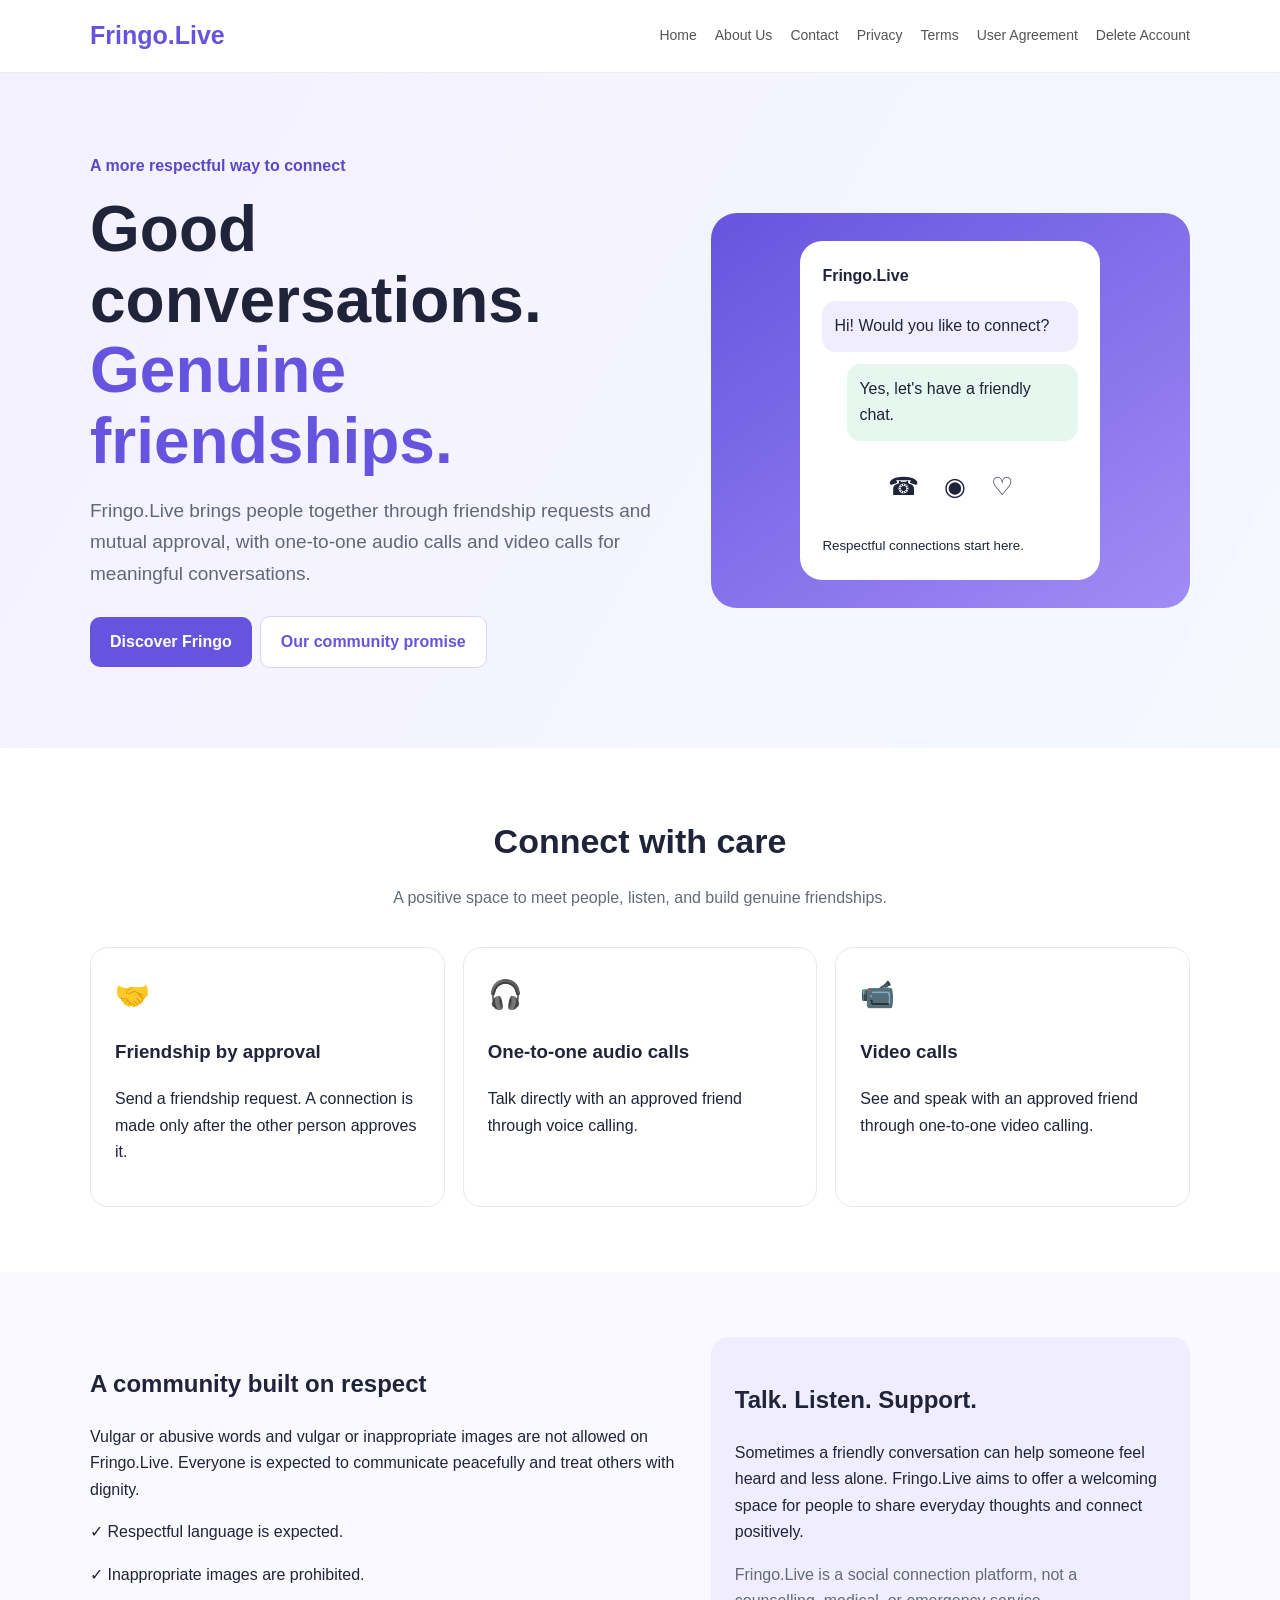
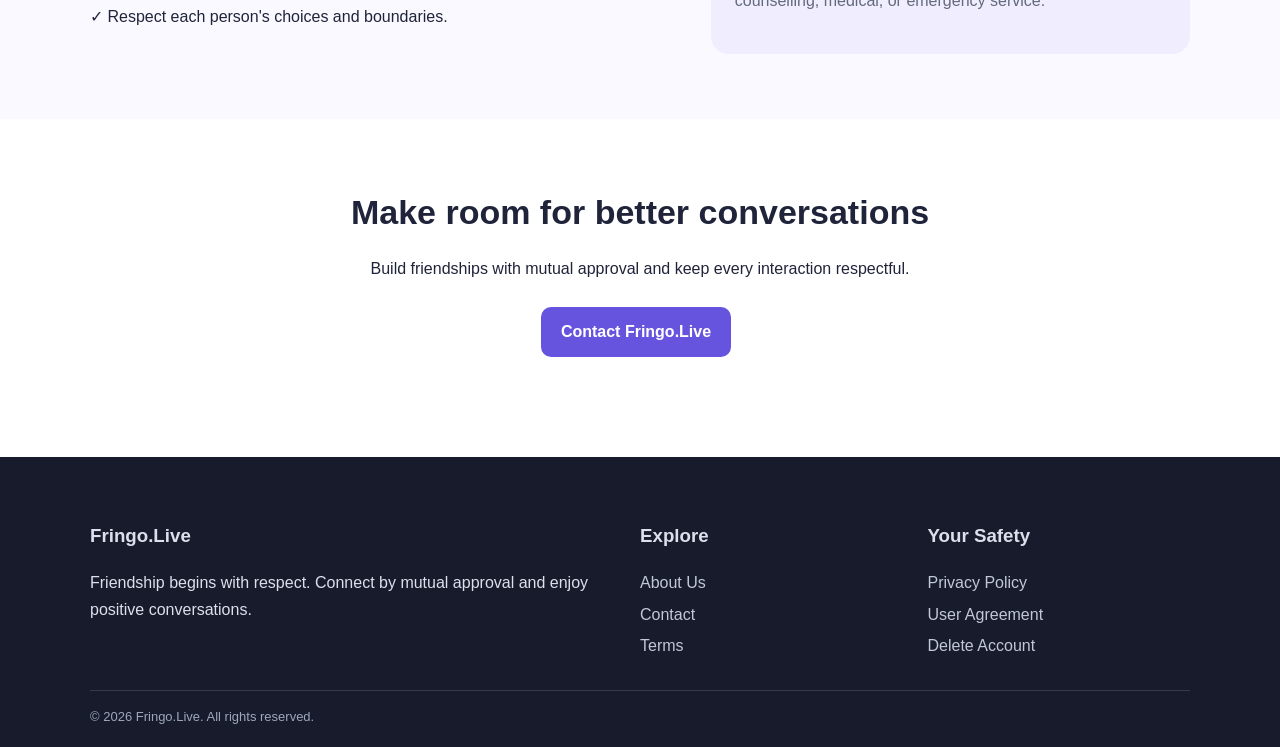
<file: index.html>
<!doctype html><html lang="en"><head><meta charset="utf-8"><meta name="viewport" content="width=device-width,initial-scale=1"><title>Friendship & Respectful Connections | Fringo.Live</title><meta name="description" content="Fringo.Live helps people build respectful friendships through mutual approval, one-to-one audio calls and video calls."><link rel="stylesheet" href="style.css"></head><body><header><div class="wrap nav"><a class="logo" href="index.html">Fringo.Live</a><nav><a href="index.html">Home</a><a href="about-us.html">About Us</a><a href="contact-us.html">Contact</a><a href="privacy-policy.html">Privacy</a><a href="terms-and-conditions.html">Terms</a><a href="user-agreement.html">User Agreement</a><a href="delete-account.html">Delete Account</a></nav></div></header><main><section class="hero"><div class="wrap hero-grid"><div><div class="eyebrow">A more respectful way to connect</div><h1>Good conversations.<br><span>Genuine friendships.</span></h1><p class="lead">Fringo.Live brings people together through friendship requests and mutual approval, with one-to-one audio calls and video calls for meaningful conversations.</p><a class="btn" href="about-us.html">Discover Fringo</a><a class="btn alt" href="user-agreement.html">Our community promise</a></div><div class="mock"><div class="phone"><b>Fringo.Live</b><div class="bubble">Hi! Would you like to connect?</div><div class="bubble r">Yes, let's have a friendly chat.</div><p style="text-align:center;font-size:25px">☎　◉　♡</p><small>Respectful connections start here.</small></div></div></div></section><section><div class="wrap"><div class="head"><h2>Connect with care</h2><p class="muted">A positive space to meet people, listen, and build genuine friendships.</p></div><div class="cards"><div class="card"><div class="ico">🤝</div><h3>Friendship by approval</h3><p>Send a friendship request. A connection is made only after the other person approves it.</p></div><div class="card"><div class="ico">🎧</div><h3>One-to-one audio calls</h3><p>Talk directly with an approved friend through voice calling.</p></div><div class="card"><div class="ico">📹</div><h3>Video calls</h3><p>See and speak with an approved friend through one-to-one video calling.</p></div></div></div></section><section class="soft"><div class="wrap two"><div><h2>A community built on respect</h2><p>Vulgar or abusive words and vulgar or inappropriate images are not allowed on Fringo.Live. Everyone is expected to communicate peacefully and treat others with dignity.</p><p>✓ Respectful language is expected.</p><p>✓ Inappropriate images are prohibited.</p><p>✓ Respect each person's choices and boundaries.</p></div><div class="panel"><h2>Talk. Listen. Support.</h2><p>Sometimes a friendly conversation can help someone feel heard and less alone. Fringo.Live aims to offer a welcoming space for people to share everyday thoughts and connect positively.</p><p class="muted">Fringo.Live is a social connection platform, not a counselling, medical, or emergency service.</p></div></div></section><section><div class="wrap head"><h2>Make room for better conversations</h2><p>Build friendships with mutual approval and keep every interaction respectful.</p><a class="btn" href="contact-us.html">Contact Fringo.Live</a></div></section></main><footer><div class="wrap"><div class="foot"><div><h3>Fringo.Live</h3><p>Friendship begins with respect. Connect by mutual approval and enjoy positive conversations.</p></div><div><h3>Explore</h3><a href="about-us.html">About Us</a><a href="contact-us.html">Contact</a><a href="terms-and-conditions.html">Terms</a></div><div><h3>Your Safety</h3><a href="privacy-policy.html">Privacy Policy</a><a href="user-agreement.html">User Agreement</a><a href="delete-account.html">Delete Account</a></div></div><div class="copy">© <span data-year></span> Fringo.Live. All rights reserved.</div></div></footer><script src="script.js"></script></body></html>
</file>
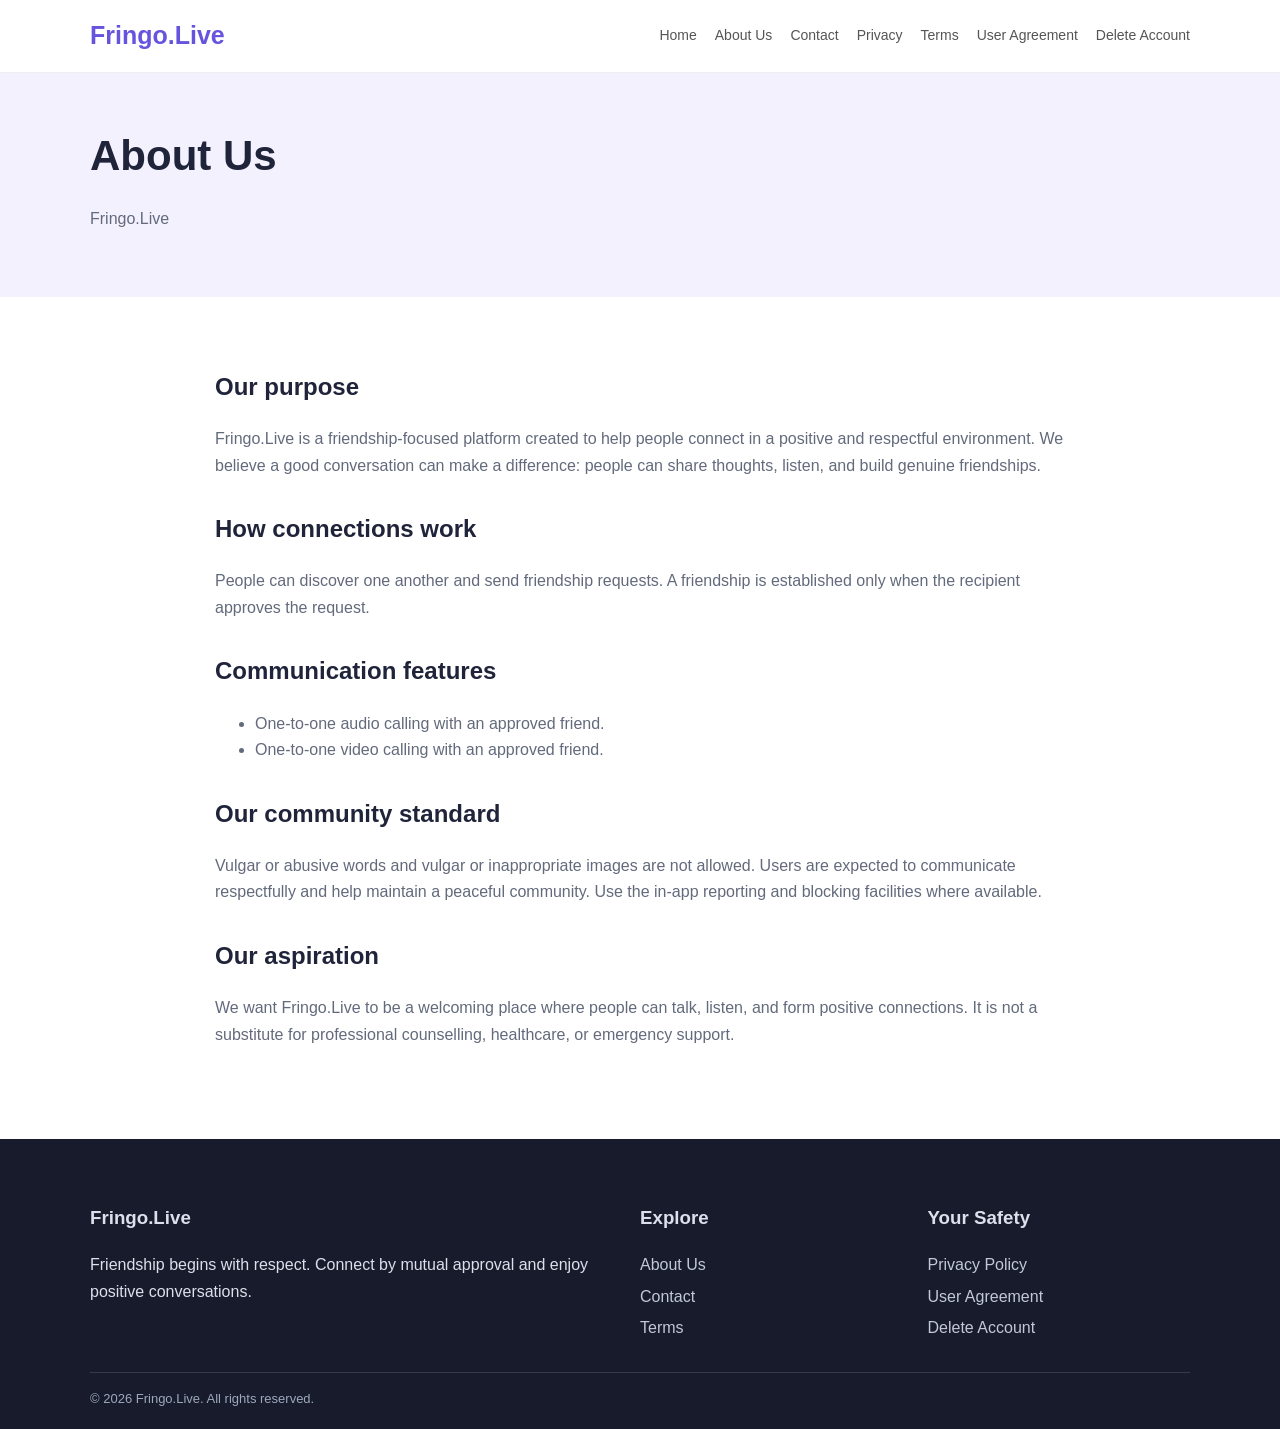
<file: about-us.html>
<!doctype html><html lang="en"><head><meta charset="utf-8"><meta name="viewport" content="width=device-width,initial-scale=1"><title>About Us | Fringo.Live</title><meta name="description" content="Fringo.Live helps people build respectful friendships through mutual approval, one-to-one audio calls and video calls."><link rel="stylesheet" href="style.css"></head><body><header><div class="wrap nav"><a class="logo" href="index.html">Fringo.Live</a><nav><a href="index.html">Home</a><a href="about-us.html">About Us</a><a href="contact-us.html">Contact</a><a href="privacy-policy.html">Privacy</a><a href="terms-and-conditions.html">Terms</a><a href="user-agreement.html">User Agreement</a><a href="delete-account.html">Delete Account</a></nav></div></header><section class="pagehero"><div class="wrap"><h1>About Us</h1><p class="muted">Fringo.Live</p></div></section><main class="wrap content"><h2>Our purpose</h2><p>Fringo.Live is a friendship-focused platform created to help people connect in a positive and respectful environment. We believe a good conversation can make a difference: people can share thoughts, listen, and build genuine friendships.</p><h2>How connections work</h2><p>People can discover one another and send friendship requests. A friendship is established only when the recipient approves the request.</p><h2>Communication features</h2><ul><li>One-to-one audio calling with an approved friend.</li><li>One-to-one video calling with an approved friend.</li></ul><h2>Our community standard</h2><p>Vulgar or abusive words and vulgar or inappropriate images are not allowed. Users are expected to communicate respectfully and help maintain a peaceful community. Use the in-app reporting and blocking facilities where available.</p><h2>Our aspiration</h2><p>We want Fringo.Live to be a welcoming place where people can talk, listen, and form positive connections. It is not a substitute for professional counselling, healthcare, or emergency support.</p></main><footer><div class="wrap"><div class="foot"><div><h3>Fringo.Live</h3><p>Friendship begins with respect. Connect by mutual approval and enjoy positive conversations.</p></div><div><h3>Explore</h3><a href="about-us.html">About Us</a><a href="contact-us.html">Contact</a><a href="terms-and-conditions.html">Terms</a></div><div><h3>Your Safety</h3><a href="privacy-policy.html">Privacy Policy</a><a href="user-agreement.html">User Agreement</a><a href="delete-account.html">Delete Account</a></div></div><div class="copy">© <span data-year></span> Fringo.Live. All rights reserved.</div></div></footer><script src="script.js"></script></body></html>
</file>
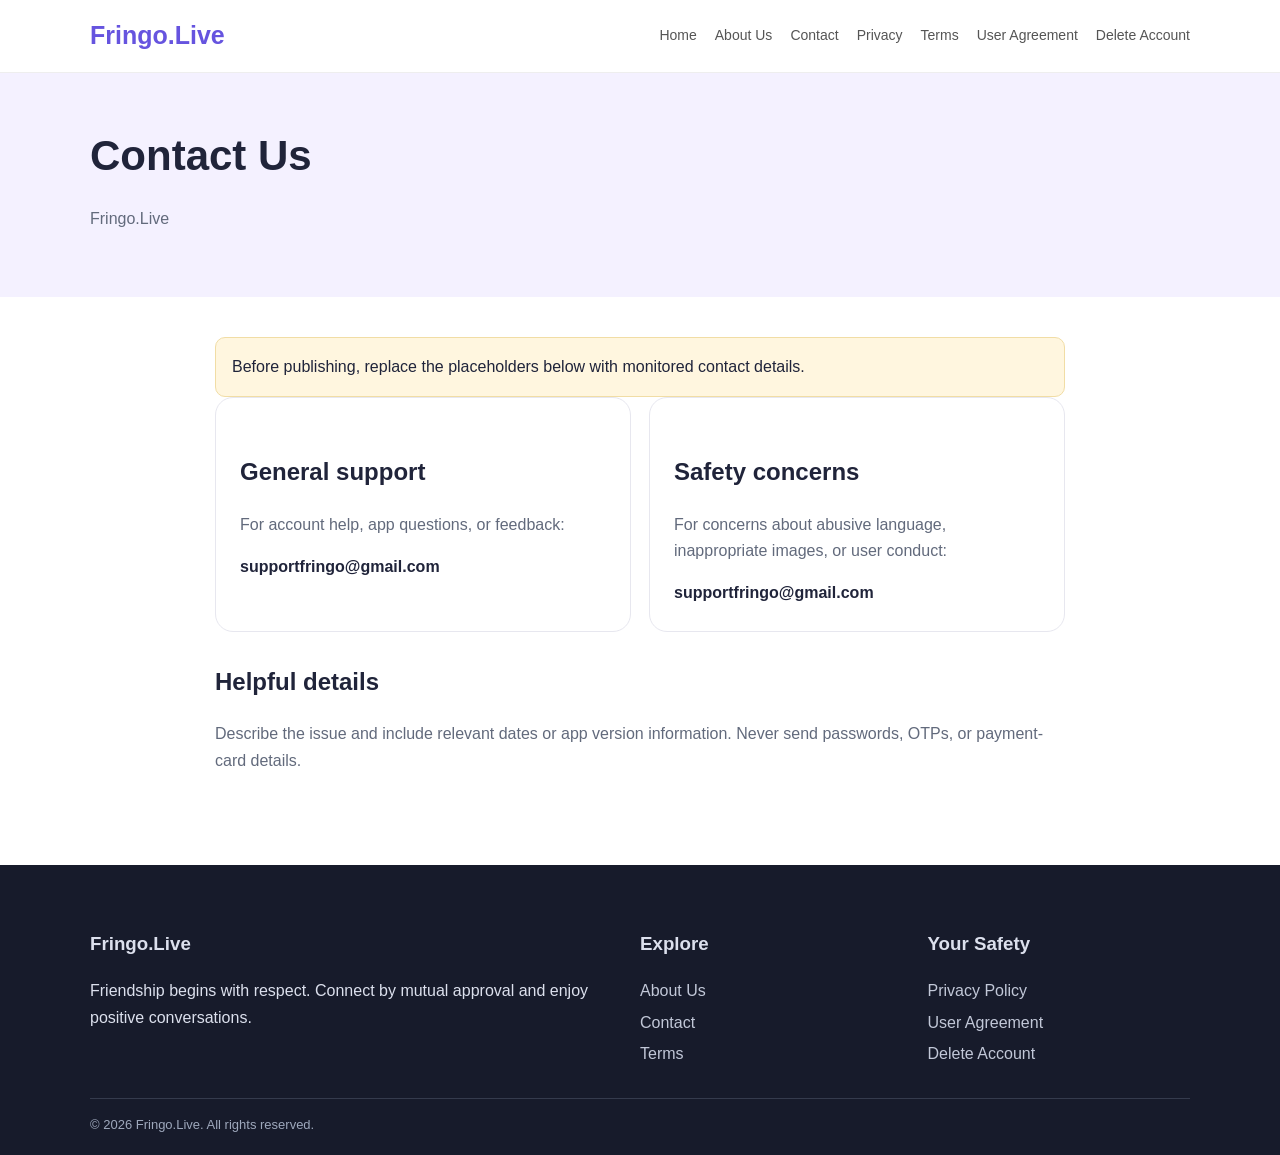
<file: contact-us.html>
<!doctype html><html lang="en"><head><meta charset="utf-8"><meta name="viewport" content="width=device-width,initial-scale=1"><title>Contact Us | Fringo.Live</title><meta name="description" content="Fringo.Live helps people build respectful friendships through mutual approval, one-to-one audio calls and video calls."><link rel="stylesheet" href="style.css"></head><body><header><div class="wrap nav"><a class="logo" href="index.html">Fringo.Live</a><nav><a href="index.html">Home</a><a href="about-us.html">About Us</a><a href="contact-us.html">Contact</a><a href="privacy-policy.html">Privacy</a><a href="terms-and-conditions.html">Terms</a><a href="user-agreement.html">User Agreement</a><a href="delete-account.html">Delete Account</a></nav></div></header><section class="pagehero"><div class="wrap"><h1>Contact Us</h1><p class="muted">Fringo.Live</p></div></section><main class="wrap content"><div class="notice">Before publishing, replace the placeholders below with monitored contact details.</div><div class="contact"><div class="panel"><h2>General support</h2><p>For account help, app questions, or feedback:</p><b>supportfringo@gmail.com</b></div><div class="panel"><h2>Safety concerns</h2><p>For concerns about abusive language, inappropriate images, or user conduct:</p><b>supportfringo@gmail.com</b></div></div><h2>Helpful details</h2><p>Describe the issue and include relevant dates or app version information. Never send passwords, OTPs, or payment-card details.</p></main><footer><div class="wrap"><div class="foot"><div><h3>Fringo.Live</h3><p>Friendship begins with respect. Connect by mutual approval and enjoy positive conversations.</p></div><div><h3>Explore</h3><a href="about-us.html">About Us</a><a href="contact-us.html">Contact</a><a href="terms-and-conditions.html">Terms</a></div><div><h3>Your Safety</h3><a href="privacy-policy.html">Privacy Policy</a><a href="user-agreement.html">User Agreement</a><a href="delete-account.html">Delete Account</a></div></div><div class="copy">© <span data-year></span> Fringo.Live. All rights reserved.</div></div></footer><script src="script.js"></script></body></html>
</file>
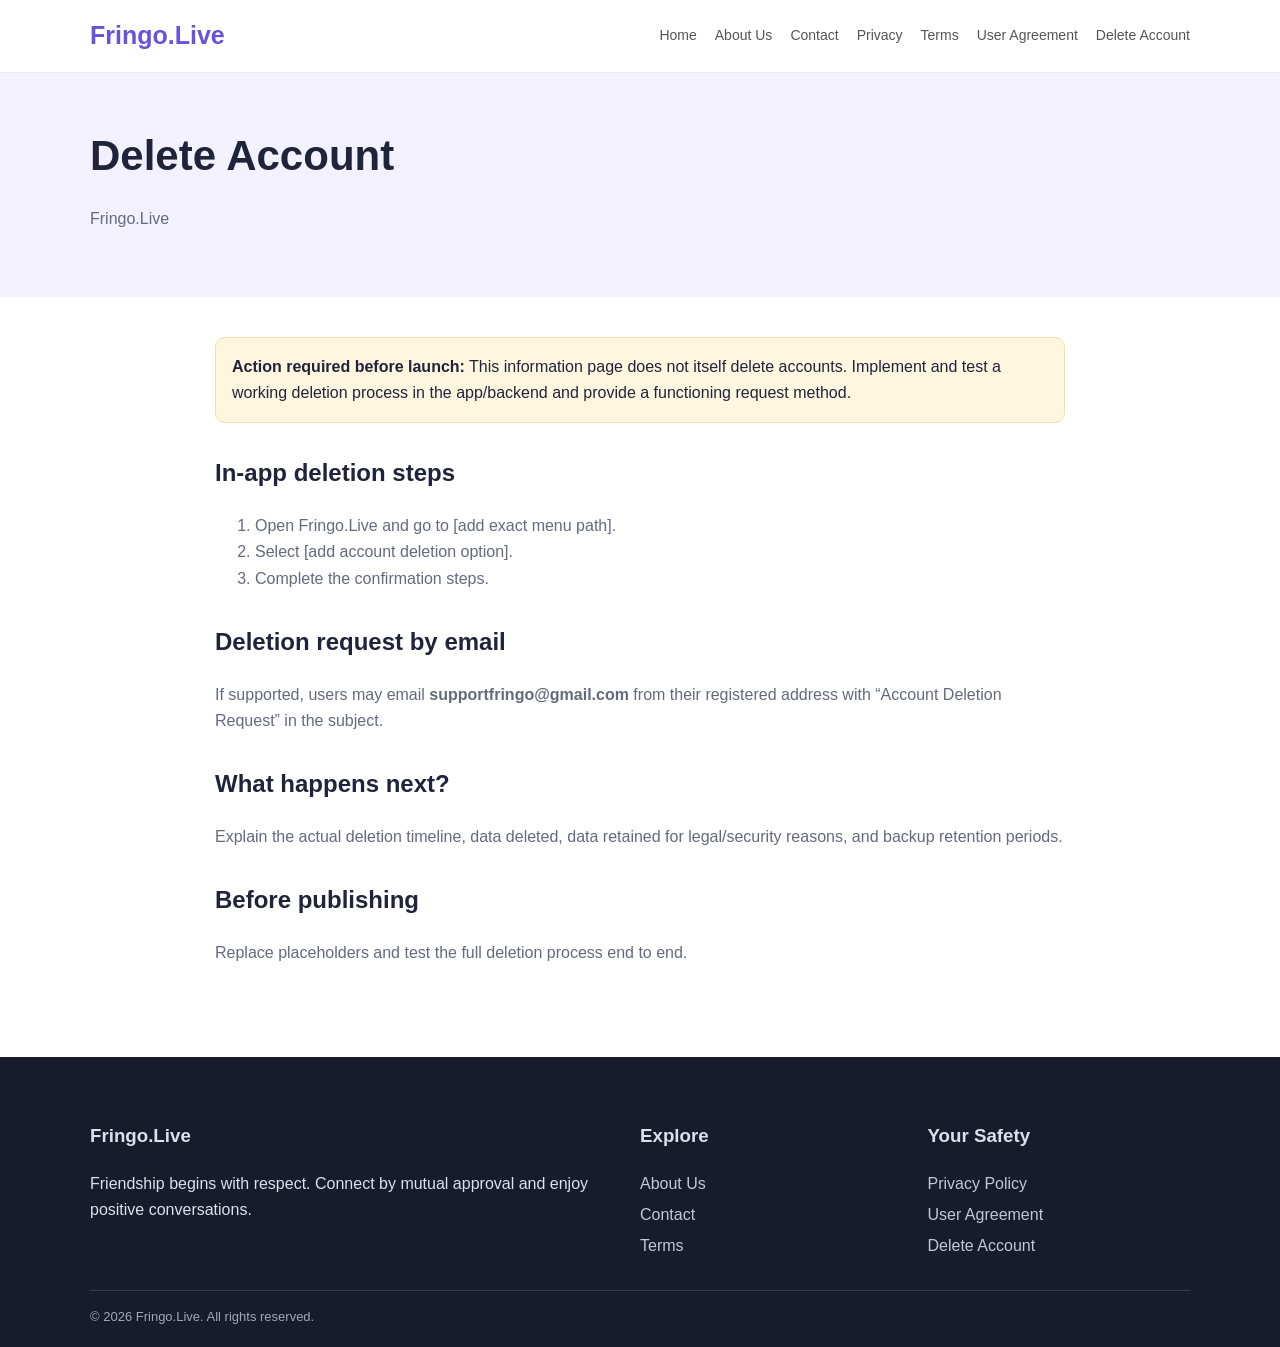
<file: delete-account.html>
<!doctype html><html lang="en"><head><meta charset="utf-8"><meta name="viewport" content="width=device-width,initial-scale=1"><title>Delete Account | Fringo.Live</title><meta name="description" content="Fringo.Live helps people build respectful friendships through mutual approval, one-to-one audio calls and video calls."><link rel="stylesheet" href="style.css"></head><body><header><div class="wrap nav"><a class="logo" href="index.html">Fringo.Live</a><nav><a href="index.html">Home</a><a href="about-us.html">About Us</a><a href="contact-us.html">Contact</a><a href="privacy-policy.html">Privacy</a><a href="terms-and-conditions.html">Terms</a><a href="user-agreement.html">User Agreement</a><a href="delete-account.html">Delete Account</a></nav></div></header><section class="pagehero"><div class="wrap"><h1>Delete Account</h1><p class="muted">Fringo.Live</p></div></section><main class="wrap content"><div class="notice"><b>Action required before launch:</b> This information page does not itself delete accounts. Implement and test a working deletion process in the app/backend and provide a functioning request method.</div><h2>In-app deletion steps</h2><ol><li>Open Fringo.Live and go to [add exact menu path].</li><li>Select [add account deletion option].</li><li>Complete the confirmation steps.</li></ol><h2>Deletion request by email</h2><p>If supported, users may email <b>supportfringo@gmail.com</b> from their registered address with “Account Deletion Request” in the subject.</p><h2>What happens next?</h2><p>Explain the actual deletion timeline, data deleted, data retained for legal/security reasons, and backup retention periods.</p><h2>Before publishing</h2><p>Replace placeholders and test the full deletion process end to end.</p></main><footer><div class="wrap"><div class="foot"><div><h3>Fringo.Live</h3><p>Friendship begins with respect. Connect by mutual approval and enjoy positive conversations.</p></div><div><h3>Explore</h3><a href="about-us.html">About Us</a><a href="contact-us.html">Contact</a><a href="terms-and-conditions.html">Terms</a></div><div><h3>Your Safety</h3><a href="privacy-policy.html">Privacy Policy</a><a href="user-agreement.html">User Agreement</a><a href="delete-account.html">Delete Account</a></div></div><div class="copy">© <span data-year></span> Fringo.Live. All rights reserved.</div></div></footer><script src="script.js"></script></body></html>
</file>
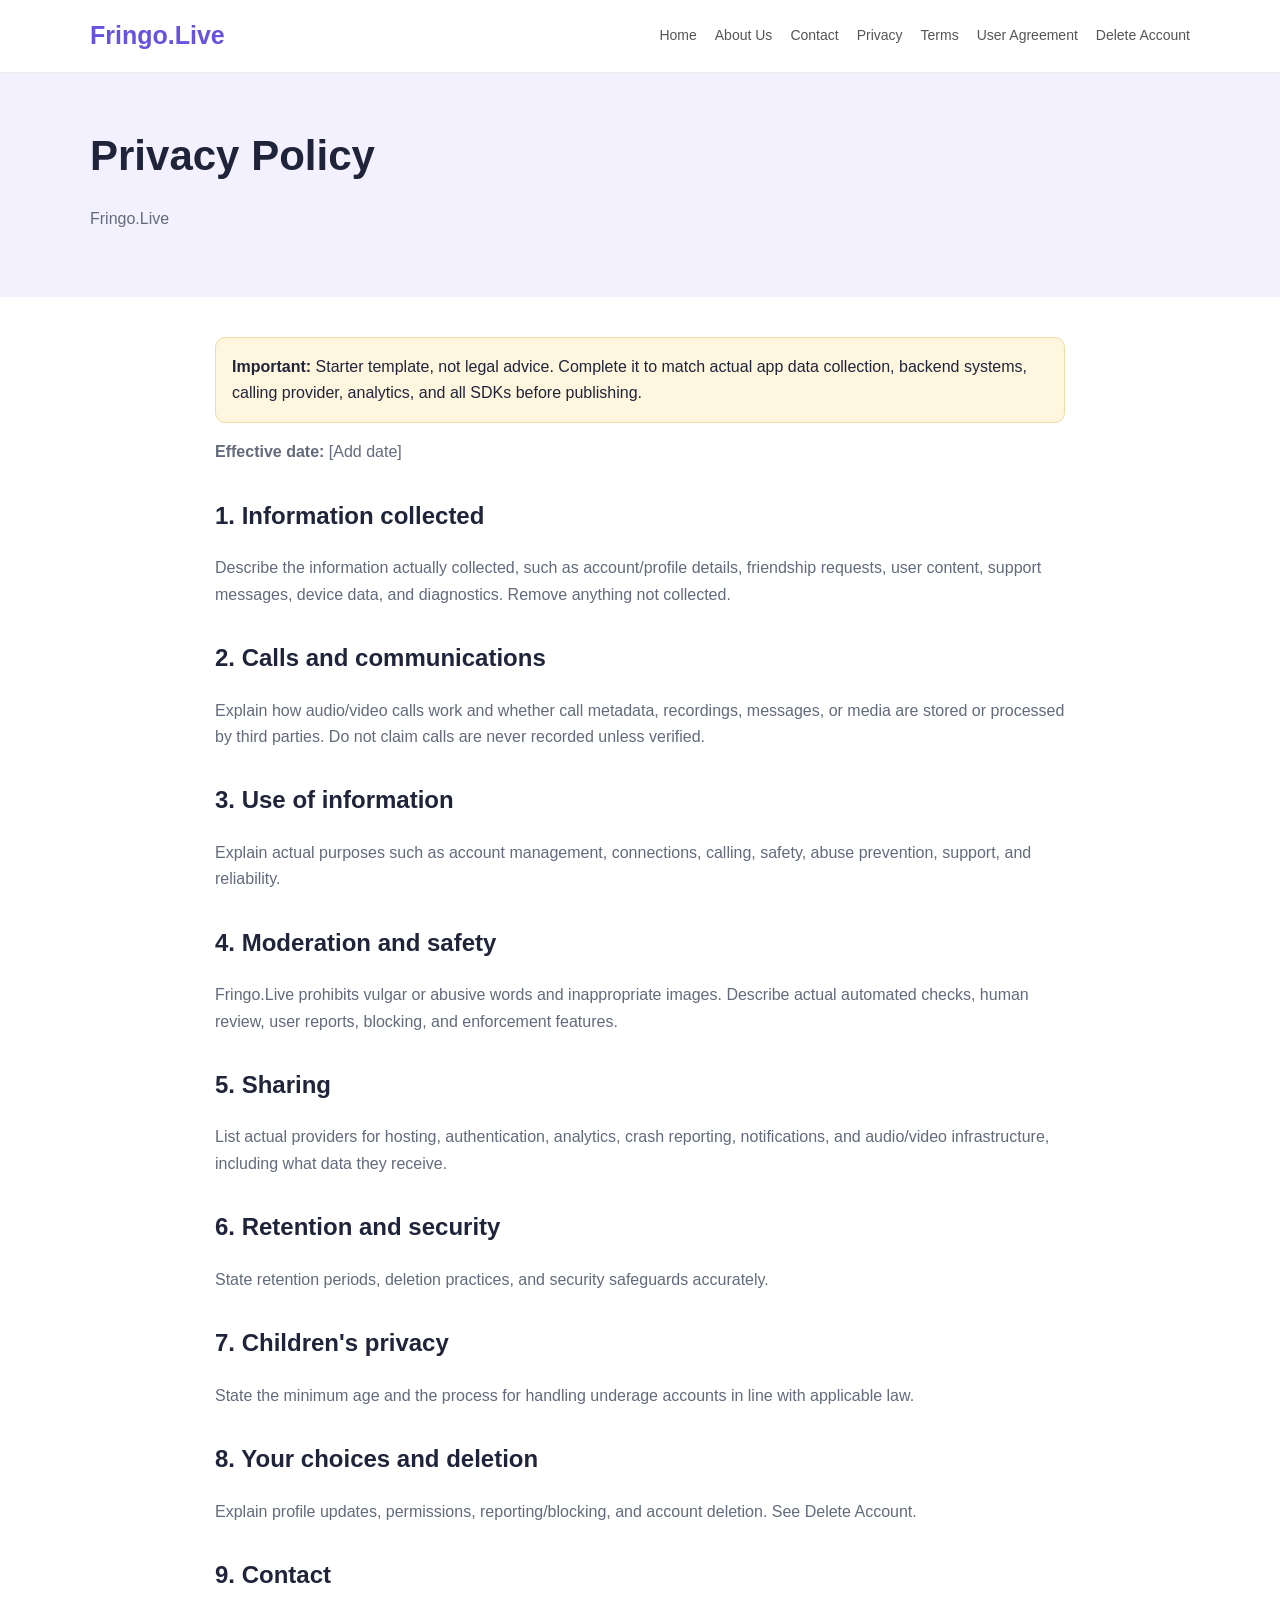
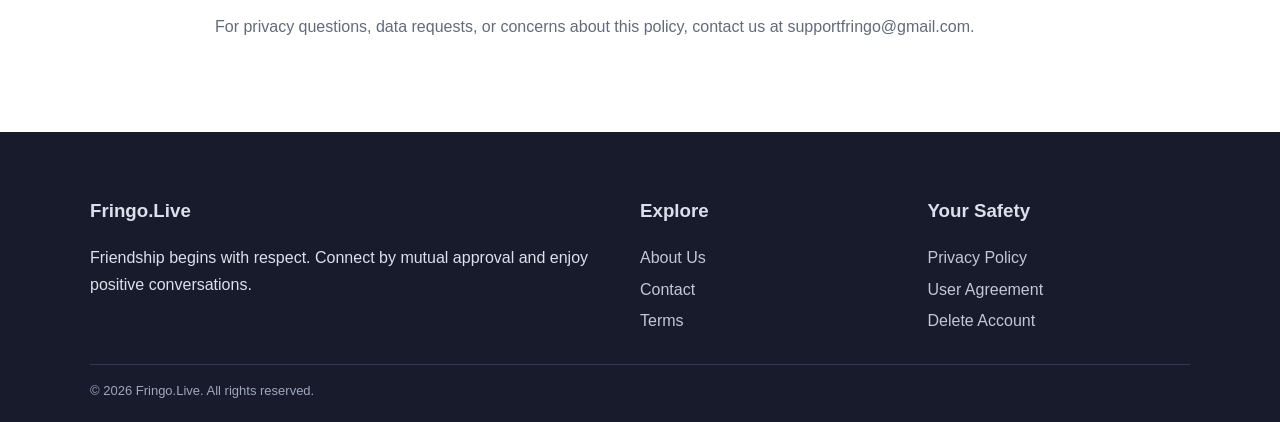
<file: privacy-policy.html>
<!doctype html><html lang="en"><head><meta charset="utf-8"><meta name="viewport" content="width=device-width,initial-scale=1"><title>Privacy Policy | Fringo.Live</title><meta name="description" content="Fringo.Live helps people build respectful friendships through mutual approval, one-to-one audio calls and video calls."><link rel="stylesheet" href="style.css"></head><body><header><div class="wrap nav"><a class="logo" href="index.html">Fringo.Live</a><nav><a href="index.html">Home</a><a href="about-us.html">About Us</a><a href="contact-us.html">Contact</a><a href="privacy-policy.html">Privacy</a><a href="terms-and-conditions.html">Terms</a><a href="user-agreement.html">User Agreement</a><a href="delete-account.html">Delete Account</a></nav></div></header><section class="pagehero"><div class="wrap"><h1>Privacy Policy</h1><p class="muted">Fringo.Live</p></div></section><main class="wrap content"><div class="notice"><b>Important:</b> Starter template, not legal advice. Complete it to match actual app data collection, backend systems, calling provider, analytics, and all SDKs before publishing.</div><p><b>Effective date:</b> [Add date]</p><h2>1. Information collected</h2><p>Describe the information actually collected, such as account/profile details, friendship requests, user content, support messages, device data, and diagnostics. Remove anything not collected.</p><h2>2. Calls and communications</h2><p>Explain how audio/video calls work and whether call metadata, recordings, messages, or media are stored or processed by third parties. Do not claim calls are never recorded unless verified.</p><h2>3. Use of information</h2><p>Explain actual purposes such as account management, connections, calling, safety, abuse prevention, support, and reliability.</p><h2>4. Moderation and safety</h2><p>Fringo.Live prohibits vulgar or abusive words and inappropriate images. Describe actual automated checks, human review, user reports, blocking, and enforcement features.</p><h2>5. Sharing</h2><p>List actual providers for hosting, authentication, analytics, crash reporting, notifications, and audio/video infrastructure, including what data they receive.</p><h2>6. Retention and security</h2><p>State retention periods, deletion practices, and security safeguards accurately.</p><h2>7. Children's privacy</h2><p>State the minimum age and the process for handling underage accounts in line with applicable law.</p><h2>8. Your choices and deletion</h2><p>Explain profile updates, permissions, reporting/blocking, and account deletion. See <a href="delete-account.html">Delete Account</a>.</p><h2>9. Contact</h2><p>For privacy questions, data requests, or concerns about this policy, contact us at <a href="mailto:supportfringo@gmail.com">supportfringo@gmail.com</a>.</p></main><footer><div class="wrap"><div class="foot"><div><h3>Fringo.Live</h3><p>Friendship begins with respect. Connect by mutual approval and enjoy positive conversations.</p></div><div><h3>Explore</h3><a href="about-us.html">About Us</a><a href="contact-us.html">Contact</a><a href="terms-and-conditions.html">Terms</a></div><div><h3>Your Safety</h3><a href="privacy-policy.html">Privacy Policy</a><a href="user-agreement.html">User Agreement</a><a href="delete-account.html">Delete Account</a></div></div><div class="copy">© <span data-year></span> Fringo.Live. All rights reserved.</div></div></footer><script src="script.js"></script></body></html>
</file>
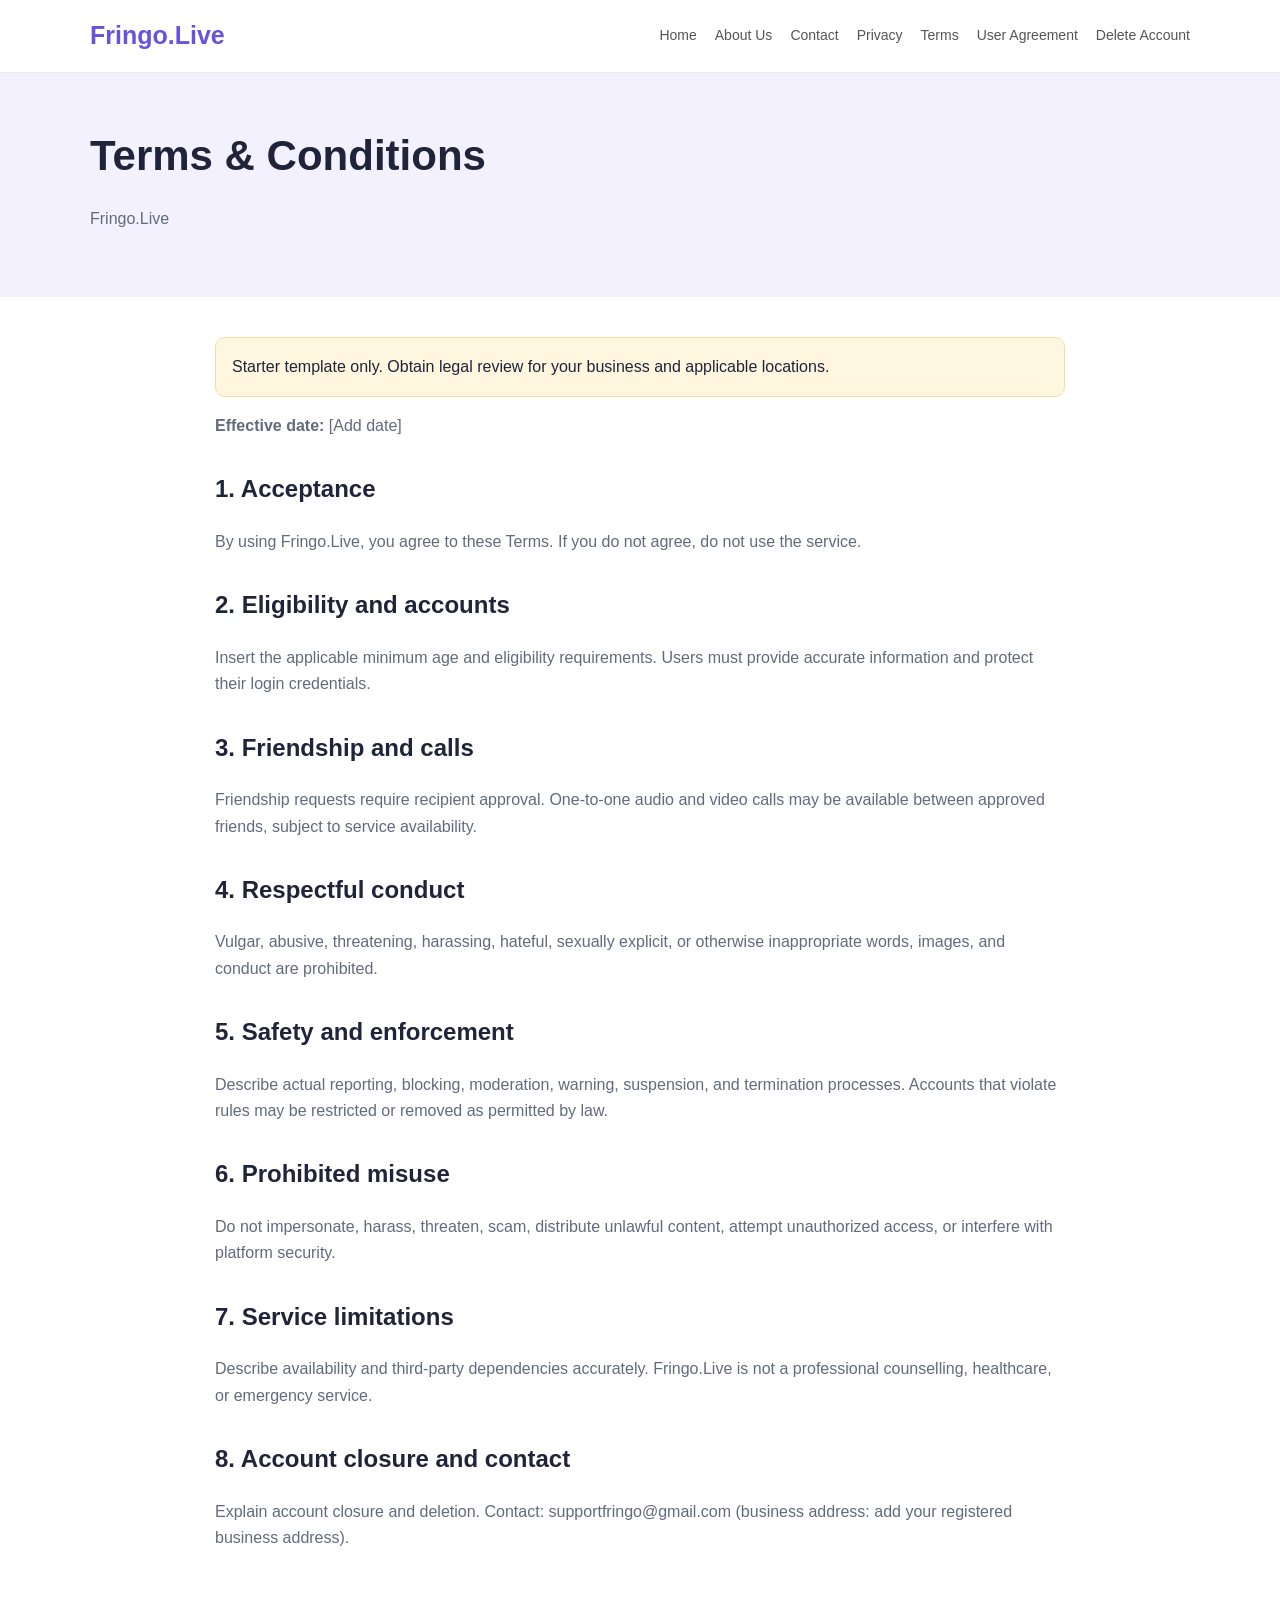
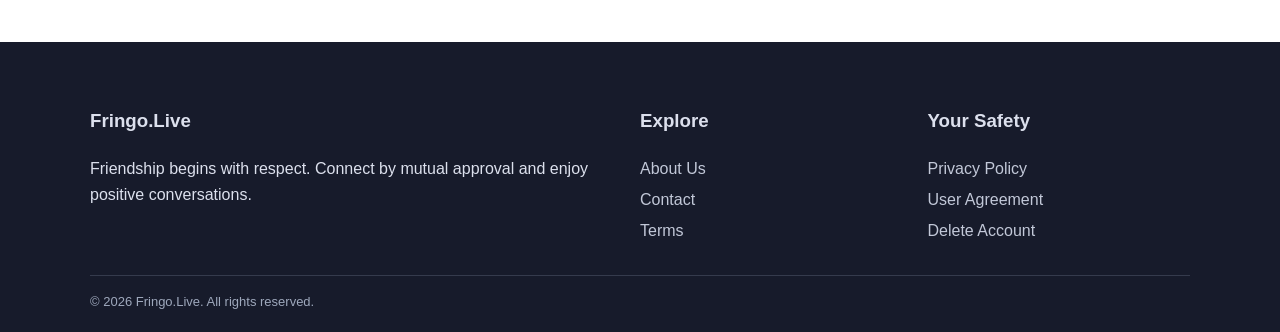
<file: terms-and-conditions.html>
<!doctype html><html lang="en"><head><meta charset="utf-8"><meta name="viewport" content="width=device-width,initial-scale=1"><title>Terms & Conditions | Fringo.Live</title><meta name="description" content="Fringo.Live helps people build respectful friendships through mutual approval, one-to-one audio calls and video calls."><link rel="stylesheet" href="style.css"></head><body><header><div class="wrap nav"><a class="logo" href="index.html">Fringo.Live</a><nav><a href="index.html">Home</a><a href="about-us.html">About Us</a><a href="contact-us.html">Contact</a><a href="privacy-policy.html">Privacy</a><a href="terms-and-conditions.html">Terms</a><a href="user-agreement.html">User Agreement</a><a href="delete-account.html">Delete Account</a></nav></div></header><section class="pagehero"><div class="wrap"><h1>Terms & Conditions</h1><p class="muted">Fringo.Live</p></div></section><main class="wrap content"><div class="notice">Starter template only. Obtain legal review for your business and applicable locations.</div><p><b>Effective date:</b> [Add date]</p><h2>1. Acceptance</h2><p>By using Fringo.Live, you agree to these Terms. If you do not agree, do not use the service.</p><h2>2. Eligibility and accounts</h2><p>Insert the applicable minimum age and eligibility requirements. Users must provide accurate information and protect their login credentials.</p><h2>3. Friendship and calls</h2><p>Friendship requests require recipient approval. One-to-one audio and video calls may be available between approved friends, subject to service availability.</p><h2>4. Respectful conduct</h2><p>Vulgar, abusive, threatening, harassing, hateful, sexually explicit, or otherwise inappropriate words, images, and conduct are prohibited.</p><h2>5. Safety and enforcement</h2><p>Describe actual reporting, blocking, moderation, warning, suspension, and termination processes. Accounts that violate rules may be restricted or removed as permitted by law.</p><h2>6. Prohibited misuse</h2><p>Do not impersonate, harass, threaten, scam, distribute unlawful content, attempt unauthorized access, or interfere with platform security.</p><h2>7. Service limitations</h2><p>Describe availability and third-party dependencies accurately. Fringo.Live is not a professional counselling, healthcare, or emergency service.</p><h2>8. Account closure and contact</h2><p>Explain account closure and deletion. Contact: supportfringo@gmail.com (business address: add your registered business address).</p></main><footer><div class="wrap"><div class="foot"><div><h3>Fringo.Live</h3><p>Friendship begins with respect. Connect by mutual approval and enjoy positive conversations.</p></div><div><h3>Explore</h3><a href="about-us.html">About Us</a><a href="contact-us.html">Contact</a><a href="terms-and-conditions.html">Terms</a></div><div><h3>Your Safety</h3><a href="privacy-policy.html">Privacy Policy</a><a href="user-agreement.html">User Agreement</a><a href="delete-account.html">Delete Account</a></div></div><div class="copy">© <span data-year></span> Fringo.Live. All rights reserved.</div></div></footer><script src="script.js"></script></body></html>
</file>
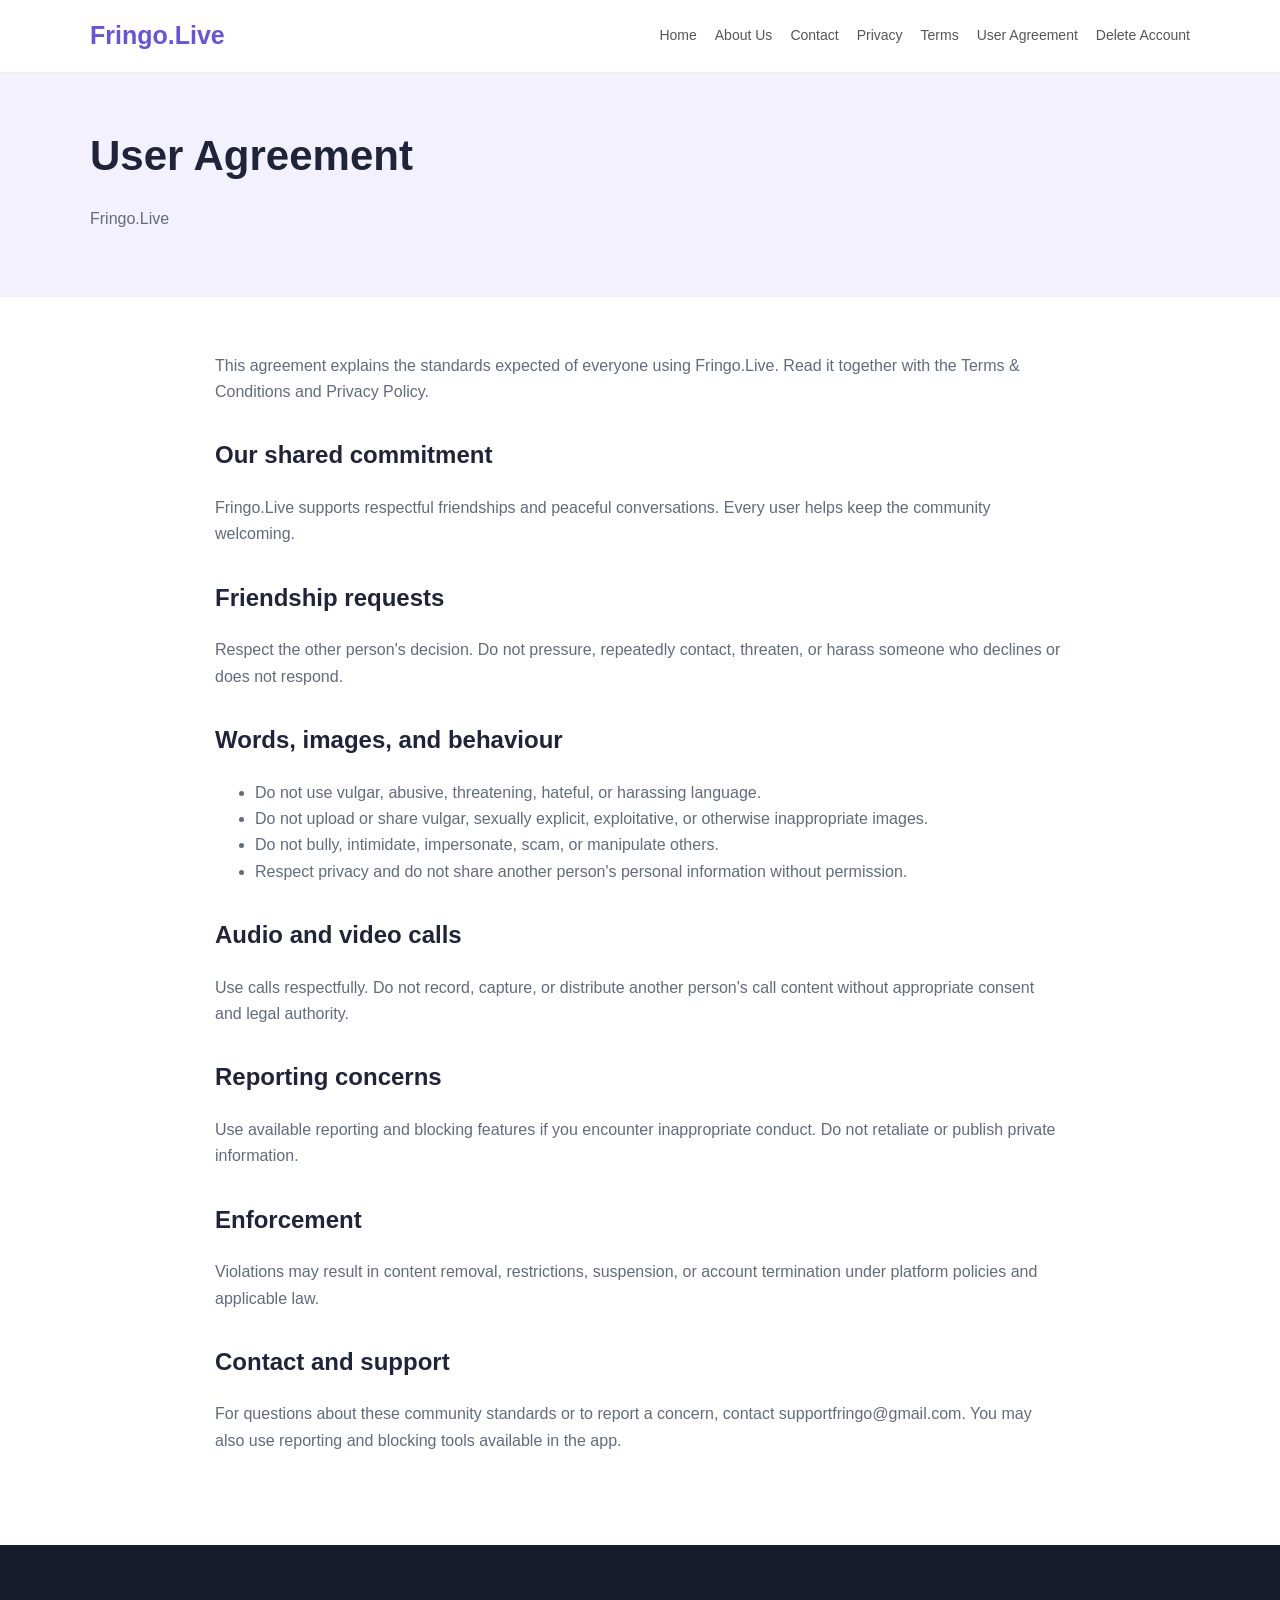
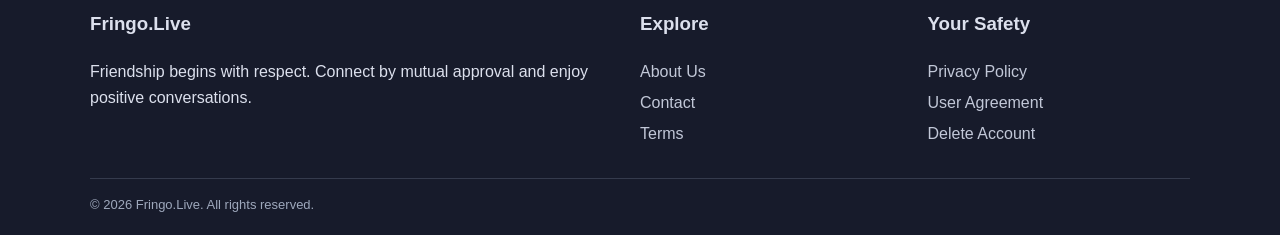
<file: user-agreement.html>
<!doctype html><html lang="en"><head><meta charset="utf-8"><meta name="viewport" content="width=device-width,initial-scale=1"><title>User Agreement | Fringo.Live</title><meta name="description" content="Fringo.Live helps people build respectful friendships through mutual approval, one-to-one audio calls and video calls."><link rel="stylesheet" href="style.css"></head><body><header><div class="wrap nav"><a class="logo" href="index.html">Fringo.Live</a><nav><a href="index.html">Home</a><a href="about-us.html">About Us</a><a href="contact-us.html">Contact</a><a href="privacy-policy.html">Privacy</a><a href="terms-and-conditions.html">Terms</a><a href="user-agreement.html">User Agreement</a><a href="delete-account.html">Delete Account</a></nav></div></header><section class="pagehero"><div class="wrap"><h1>User Agreement</h1><p class="muted">Fringo.Live</p></div></section><main class="wrap content"><p>This agreement explains the standards expected of everyone using Fringo.Live. Read it together with the Terms & Conditions and Privacy Policy.</p><h2>Our shared commitment</h2><p>Fringo.Live supports respectful friendships and peaceful conversations. Every user helps keep the community welcoming.</p><h2>Friendship requests</h2><p>Respect the other person's decision. Do not pressure, repeatedly contact, threaten, or harass someone who declines or does not respond.</p><h2>Words, images, and behaviour</h2><ul><li>Do not use vulgar, abusive, threatening, hateful, or harassing language.</li><li>Do not upload or share vulgar, sexually explicit, exploitative, or otherwise inappropriate images.</li><li>Do not bully, intimidate, impersonate, scam, or manipulate others.</li><li>Respect privacy and do not share another person's personal information without permission.</li></ul><h2>Audio and video calls</h2><p>Use calls respectfully. Do not record, capture, or distribute another person's call content without appropriate consent and legal authority.</p><h2>Reporting concerns</h2><p>Use available reporting and blocking features if you encounter inappropriate conduct. Do not retaliate or publish private information.</p><h2>Enforcement</h2><p>Violations may result in content removal, restrictions, suspension, or account termination under platform policies and applicable law.</p><h2>Contact and support</h2><p>For questions about these community standards or to report a concern, contact <a href="mailto:supportfringo@gmail.com">supportfringo@gmail.com</a>. You may also use reporting and blocking tools available in the app.</p></main><footer><div class="wrap"><div class="foot"><div><h3>Fringo.Live</h3><p>Friendship begins with respect. Connect by mutual approval and enjoy positive conversations.</p></div><div><h3>Explore</h3><a href="about-us.html">About Us</a><a href="contact-us.html">Contact</a><a href="terms-and-conditions.html">Terms</a></div><div><h3>Your Safety</h3><a href="privacy-policy.html">Privacy Policy</a><a href="user-agreement.html">User Agreement</a><a href="delete-account.html">Delete Account</a></div></div><div class="copy">© <span data-year></span> Fringo.Live. All rights reserved.</div></div></footer><script src="script.js"></script></body></html>
</file>
<file: style.css>
*{box-sizing:border-box}body{margin:0;font-family:Arial,sans-serif;color:#20243a;line-height:1.65}a{text-decoration:none;color:inherit}.wrap{width:min(1100px,92%);margin:auto}header{position:sticky;top:0;background:#fff;border-bottom:1px solid #eee;z-index:5}.nav{display:flex;align-items:center;justify-content:space-between;gap:20px;min-height:72px;flex-wrap:wrap}.logo{font-size:25px;font-weight:800;color:#6654df}nav{display:flex;gap:18px;flex-wrap:wrap}nav a{font-size:14px;color:#555}.hero{background:linear-gradient(120deg,#f4f1ff,#f5f8ff);padding:80px 0}.hero-grid,.two{display:grid;grid-template-columns:1.1fr .9fr;gap:35px;align-items:center}.eyebrow{color:#5949c8;font-weight:bold}.hero h1{font-size:clamp(38px,5vw,64px);line-height:1.1;margin:15px 0}.hero h1 span{color:#6654df}.lead{font-size:19px;color:#60677a}.btn{display:inline-block;background:#6654df;color:#fff;padding:12px 20px;border-radius:10px;margin:8px 8px 0 0;font-weight:bold}.btn.alt{background:white;color:#6654df;border:1px solid #d9d3ff}.mock{background:linear-gradient(145deg,#6654df,#a18cf5);padding:28px;border-radius:26px}.phone{background:white;padding:22px;border-radius:22px;max-width:300px;margin:auto}.bubble{padding:12px;background:#f0edff;border-radius:14px;margin:12px 0}.bubble.r{background:#e5f7ee;margin-left:25px}section{padding:65px 0}.soft{background:#faf9ff}.head{text-align:center;max-width:700px;margin:0 auto 35px}.head h2{font-size:34px;margin:0}.cards{display:grid;grid-template-columns:repeat(3,1fr);gap:18px}.card,.panel{border:1px solid #e7e7ef;border-radius:18px;padding:24px;background:white}.ico{font-size:28px}.two .panel{background:#f0edff;border:0}.pagehero{background:#f4f1ff;padding:48px 0}.pagehero h1{font-size:42px;margin:0}.content{max-width:850px;padding:40px 0 75px}.content h2{margin-top:30px}.content p,.content li,.muted{color:#626a7c}.notice{padding:16px;background:#fff6df;border:1px solid #f1dda5;border-radius:10px}.contact{display:grid;grid-template-columns:1fr 1fr;gap:18px}footer{background:#171b2b;color:#dce0ed;padding:45px 0 20px}.foot{display:grid;grid-template-columns:2fr 1fr 1fr;gap:25px}.foot a{display:block;color:#c2c8d8;margin:5px 0}.copy{border-top:1px solid #353b4d;margin-top:25px;padding-top:15px;color:#9ea8bc;font-size:13px}@media(max-width:750px){.hero-grid,.two,.cards,.contact,.foot{grid-template-columns:1fr}.nav{padding:12px 0}nav{gap:10px}.hero{padding:55px 0}}
</file>
